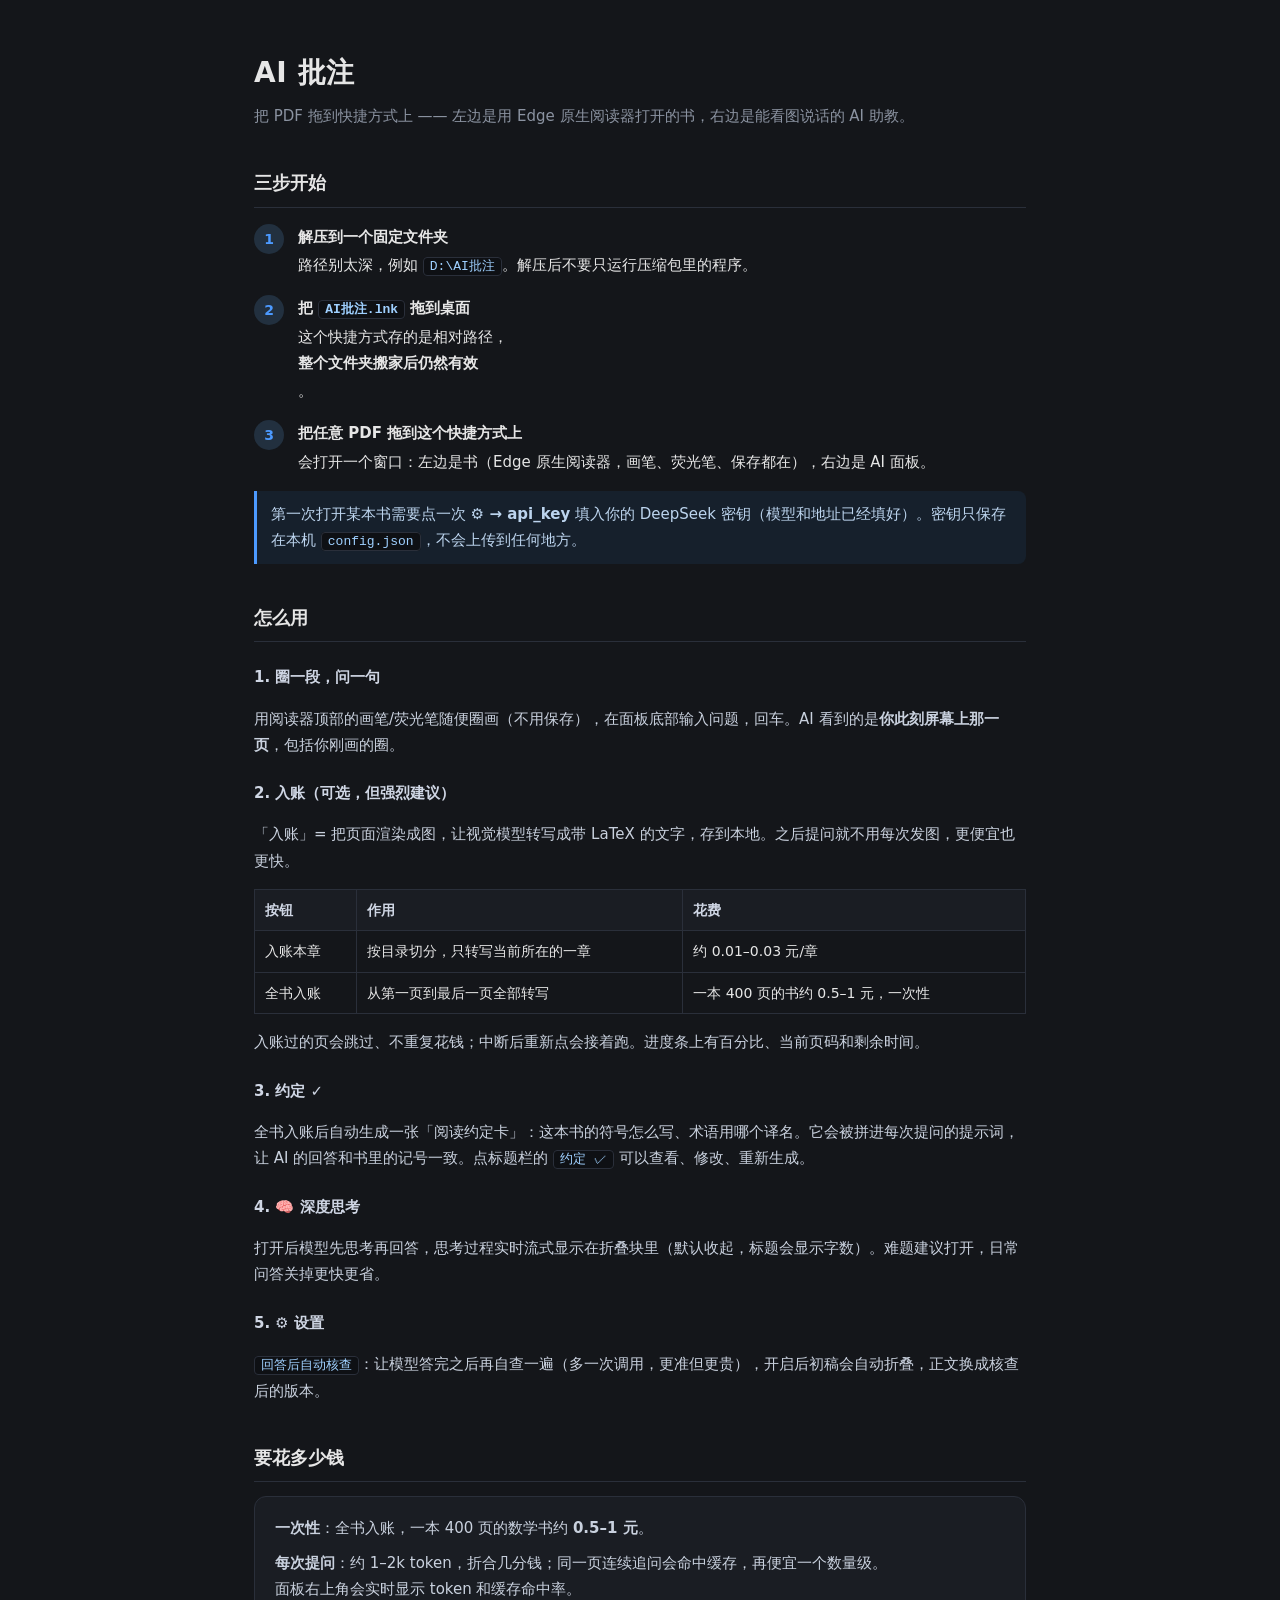
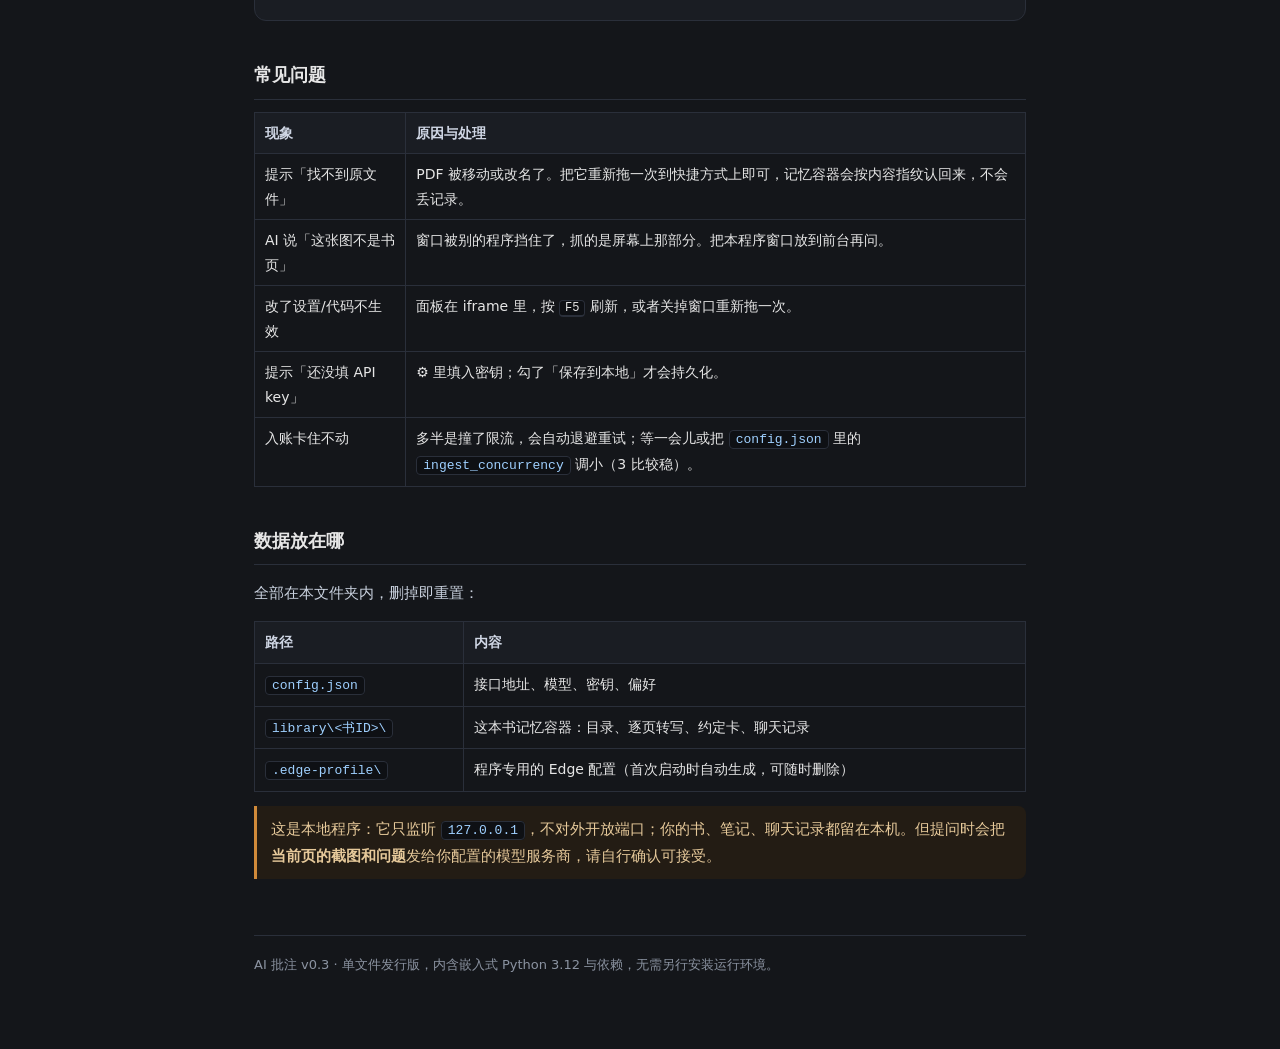
<file: repo/使用说明.html>
<!doctype html>
<html lang="zh-CN">
<head>
<meta charset="utf-8">
<meta name="viewport" content="width=device-width, initial-scale=1">
<title>AI 批注 · 使用说明</title>
<style>
  :root { --bg:#14161a; --fg:#e6e6e6; --dim:#8b93a1; --line:#2a2f3a; --acc:#4c9aff; }
  * { box-sizing: border-box; }
  body { margin:0; background:var(--bg); color:var(--fg);
         font:15px/1.75 "Microsoft YaHei","Segoe UI",system-ui,sans-serif; }
  .wrap { max-width: 820px; margin: 0 auto; padding: 48px 24px 80px; }
  h1 { font-size: 28px; margin: 0 0 6px; letter-spacing: .02em; }
  .sub { color: var(--dim); margin-bottom: 36px; }
  h2 { font-size: 18px; margin: 38px 0 12px; padding-bottom: 8px; border-bottom: 1px solid var(--line); }
  h3 { font-size: 15px; margin: 22px 0 8px; color: #cfd6e4; }
  p, li { color: #c9d1de; }
  code { background:#0e1014; border:1px solid var(--line); border-radius:4px; padding:1px 6px;
         font-family: Consolas, monospace; font-size: 13px; color:#9fd0ff; }
  .card { background:#1a1d23; border:1px solid var(--line); border-radius:12px; padding:18px 20px; margin:14px 0; }
  .step { display:flex; gap:14px; align-items:flex-start; margin:16px 0; }
  .num { flex:0 0 30px; height:30px; border-radius:50%; background:#22303f; color:var(--acc);
         display:flex; align-items:center; justify-content:center; font-weight:600; font-size:14px; }
  .step b { display:block; margin-bottom:2px; }
  table { width:100%; border-collapse:collapse; margin:12px 0; font-size:14px; }
  th, td { border:1px solid var(--line); padding:8px 10px; text-align:left; vertical-align:top; }
  th { background:#1a1d23; color:#cfd6e4; font-weight:600; }
  .tip { border-left:3px solid var(--acc); background:#16202c; padding:10px 14px; border-radius:0 8px 8px 0; margin:14px 0; color:#bcd4ee; }
  .warn { border-left:3px solid #d08a3a; background:#231c14; padding:10px 14px; border-radius:0 8px 8px 0; margin:14px 0; color:#e6c99a; }
  kbd { background:#0e1014; border:1px solid var(--line); border-bottom-width:2px; border-radius:4px; padding:0 5px; font-size:12px; }
  footer { margin-top:56px; color:var(--dim); font-size:13px; border-top:1px solid var(--line); padding-top:18px; }
</style>
</head>
<body>
<div class="wrap">

  <h1>AI 批注</h1>
  <div class="sub">把 PDF 拖到快捷方式上 —— 左边是用 Edge 原生阅读器打开的书，右边是能看图说话的 AI 助教。</div>

  <h2>三步开始</h2>
  <div class="step"><div class="num">1</div><div><b>解压到一个固定文件夹</b>
    路径别太深，例如 <code>D:\AI批注</code>。解压后不要只运行压缩包里的程序。</div></div>
  <div class="step"><div class="num">2</div><div><b>把 <code>AI批注.lnk</code> 拖到桌面</b>
    这个快捷方式存的是相对路径，<b>整个文件夹搬家后仍然有效</b>。</div></div>
  <div class="step"><div class="num">3</div><div><b>把任意 PDF 拖到这个快捷方式上</b>
    会打开一个窗口：左边是书（Edge 原生阅读器，画笔、荧光笔、保存都在），右边是 AI 面板。</div></div>

  <div class="tip">第一次打开某本书需要点一次 <b>⚙ → api_key</b> 填入你的 DeepSeek 密钥（模型和地址已经填好）。密钥只保存在本机 <code>config.json</code>，不会上传到任何地方。</div>

  <h2>怎么用</h2>

  <h3>1. 圈一段，问一句</h3>
  <p>用阅读器顶部的画笔/荧光笔随便圈画（不用保存），在面板底部输入问题，回车。AI 看到的是<b>你此刻屏幕上那一页</b>，包括你刚画的圈。</p>

  <h3>2. 入账（可选，但强烈建议）</h3>
  <p>「入账」= 把页面渲染成图，让视觉模型转写成带 LaTeX 的文字，存到本地。之后提问就不用每次发图，更便宜也更快。</p>
  <table>
    <tr><th>按钮</th><th>作用</th><th>花费</th></tr>
    <tr><td>入账本章</td><td>按目录切分，只转写当前所在的一章</td><td>约 0.01–0.03 元/章</td></tr>
    <tr><td>全书入账</td><td>从第一页到最后一页全部转写</td><td>一本 400 页的书约 0.5–1 元，一次性</td></tr>
  </table>
  <p>入账过的页会跳过、不重复花钱；中断后重新点会接着跑。进度条上有百分比、当前页码和剩余时间。</p>

  <h3>3. 约定 ✓</h3>
  <p>全书入账后自动生成一张「阅读约定卡」：这本书的符号怎么写、术语用哪个译名。它会被拼进每次提问的提示词，让 AI 的回答和书里的记号一致。点标题栏的 <code>约定 ✓</code> 可以查看、修改、重新生成。</p>

  <h3>4. 🧠 深度思考</h3>
  <p>打开后模型先思考再回答，思考过程实时流式显示在折叠块里（默认收起，标题会显示字数）。难题建议打开，日常问答关掉更快更省。</p>

  <h3>5. ⚙ 设置</h3>
  <p><code>回答后自动核查</code>：让模型答完之后再自查一遍（多一次调用，更准但更贵），开启后初稿会自动折叠，正文换成核查后的版本。</p>

  <h2>要花多少钱</h2>
  <div class="card">
    <p style="margin:0 0 8px"><b>一次性</b>：全书入账，一本 400 页的数学书约 <b>0.5–1 元</b>。</p>
    <p style="margin:0"><b>每次提问</b>：约 1–2k token，折合几分钱；同一页连续追问会命中缓存，再便宜一个数量级。<br>
    面板右上角会实时显示 token 和缓存命中率。</p>
  </div>

  <h2>常见问题</h2>

  <table>
    <tr><th>现象</th><th>原因与处理</th></tr>
    <tr><td>提示「找不到原文件」</td><td>PDF 被移动或改名了。把它重新拖一次到快捷方式上即可，记忆容器会按内容指纹认回来，不会丢记录。</td></tr>
    <tr><td>AI 说「这张图不是书页」</td><td>窗口被别的程序挡住了，抓的是屏幕上那部分。把本程序窗口放到前台再问。</td></tr>
    <tr><td>改了设置/代码不生效</td><td>面板在 iframe 里，按 <kbd>F5</kbd> 刷新，或者关掉窗口重新拖一次。</td></tr>
    <tr><td>提示「还没填 API key」</td><td>⚙ 里填入密钥；勾了「保存到本地」才会持久化。</td></tr>
    <tr><td>入账卡住不动</td><td>多半是撞了限流，会自动退避重试；等一会儿或把 <code>config.json</code> 里的 <code>ingest_concurrency</code> 调小（3 比较稳）。</td></tr>
  </table>

  <h2>数据放在哪</h2>
  <p>全部在本文件夹内，删掉即重置：</p>
  <table>
    <tr><th>路径</th><th>内容</th></tr>
    <tr><td><code>config.json</code></td><td>接口地址、模型、密钥、偏好</td></tr>
    <tr><td><code>library\&lt;书ID&gt;\</code></td><td>这本书记忆容器：目录、逐页转写、约定卡、聊天记录</td></tr>
    <tr><td><code>.edge-profile\</code></td><td>程序专用的 Edge 配置（首次启动时自动生成，可随时删除）</td></tr>
  </table>

  <div class="warn">这是本地程序：它只监听 <code>127.0.0.1</code>，不对外开放端口；你的书、笔记、聊天记录都留在本机。但提问时会把<b>当前页的截图和问题</b>发给你配置的模型服务商，请自行确认可接受。</div>

  <footer>
    AI 批注 v0.3 · 单文件发行版，内含嵌入式 Python 3.12 与依赖，无需另行安装运行环境。
  </footer>
</div>
</body>
</html>
</file>
